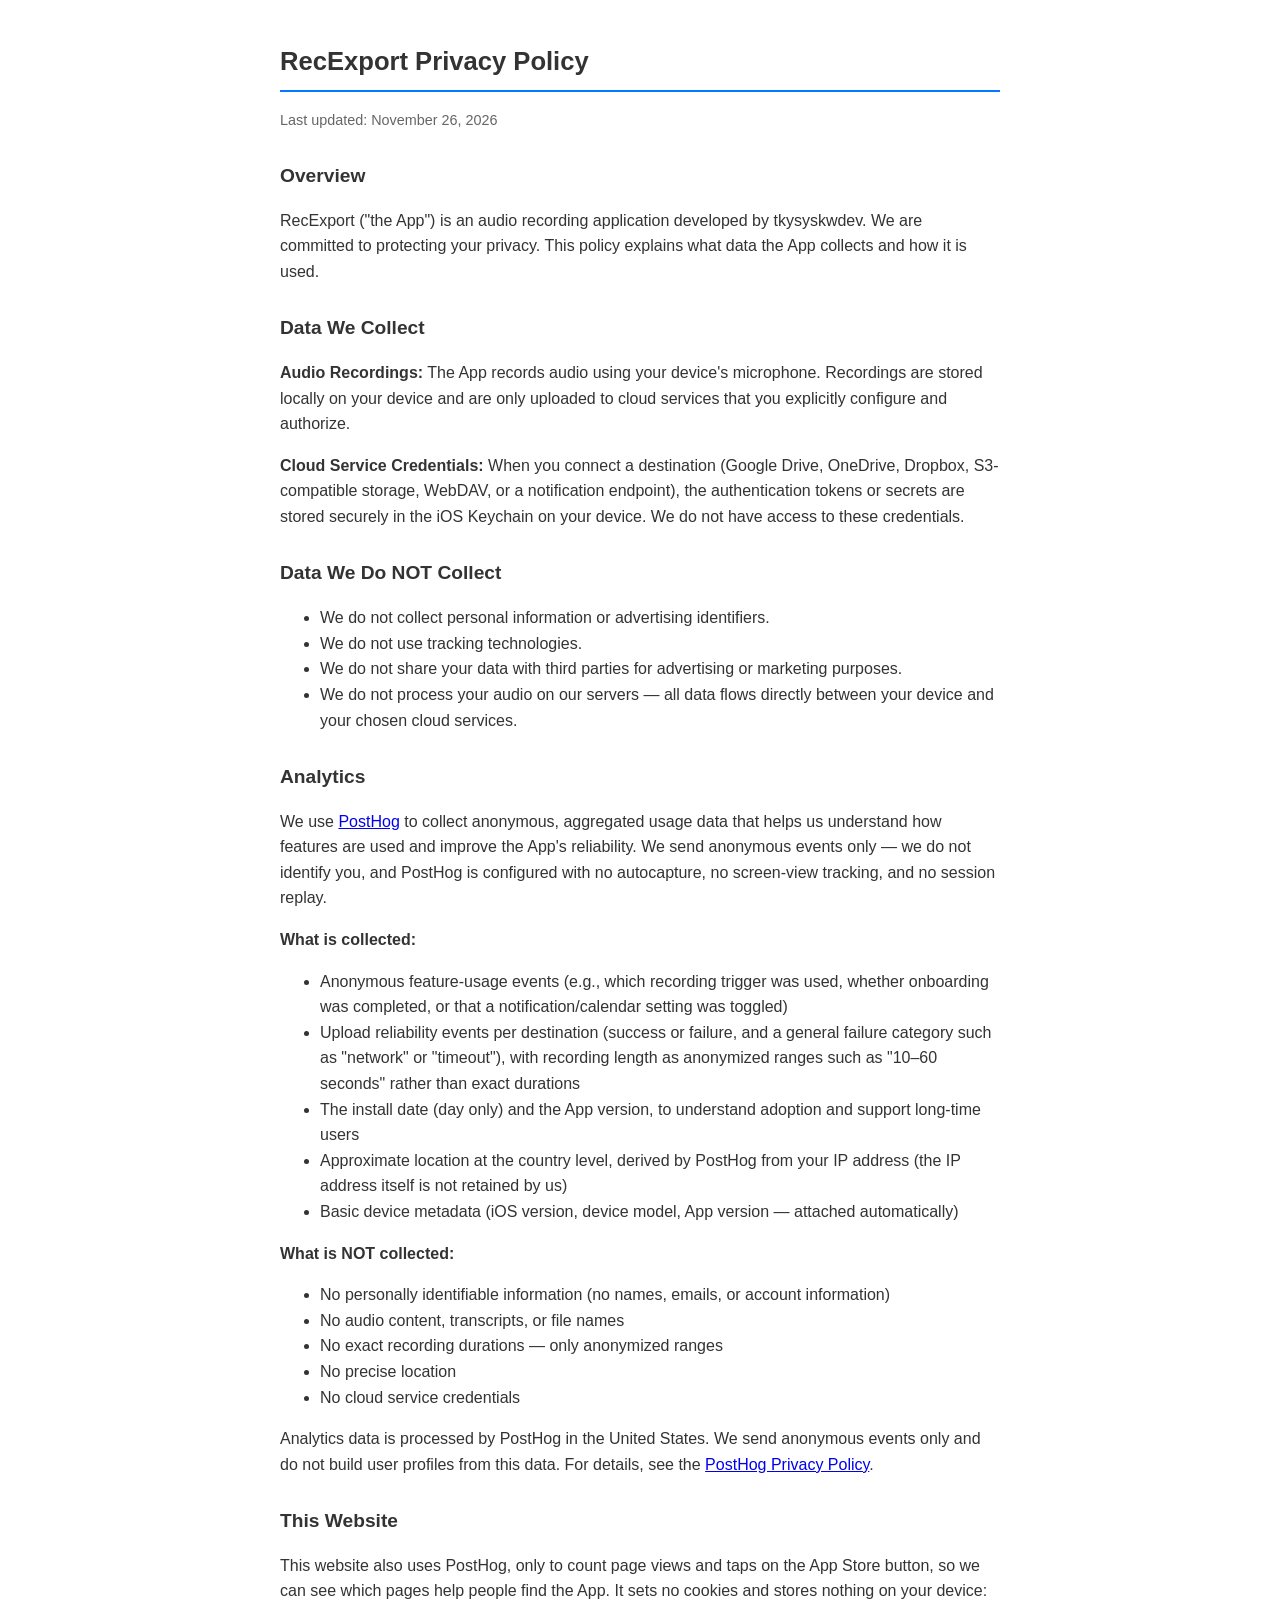
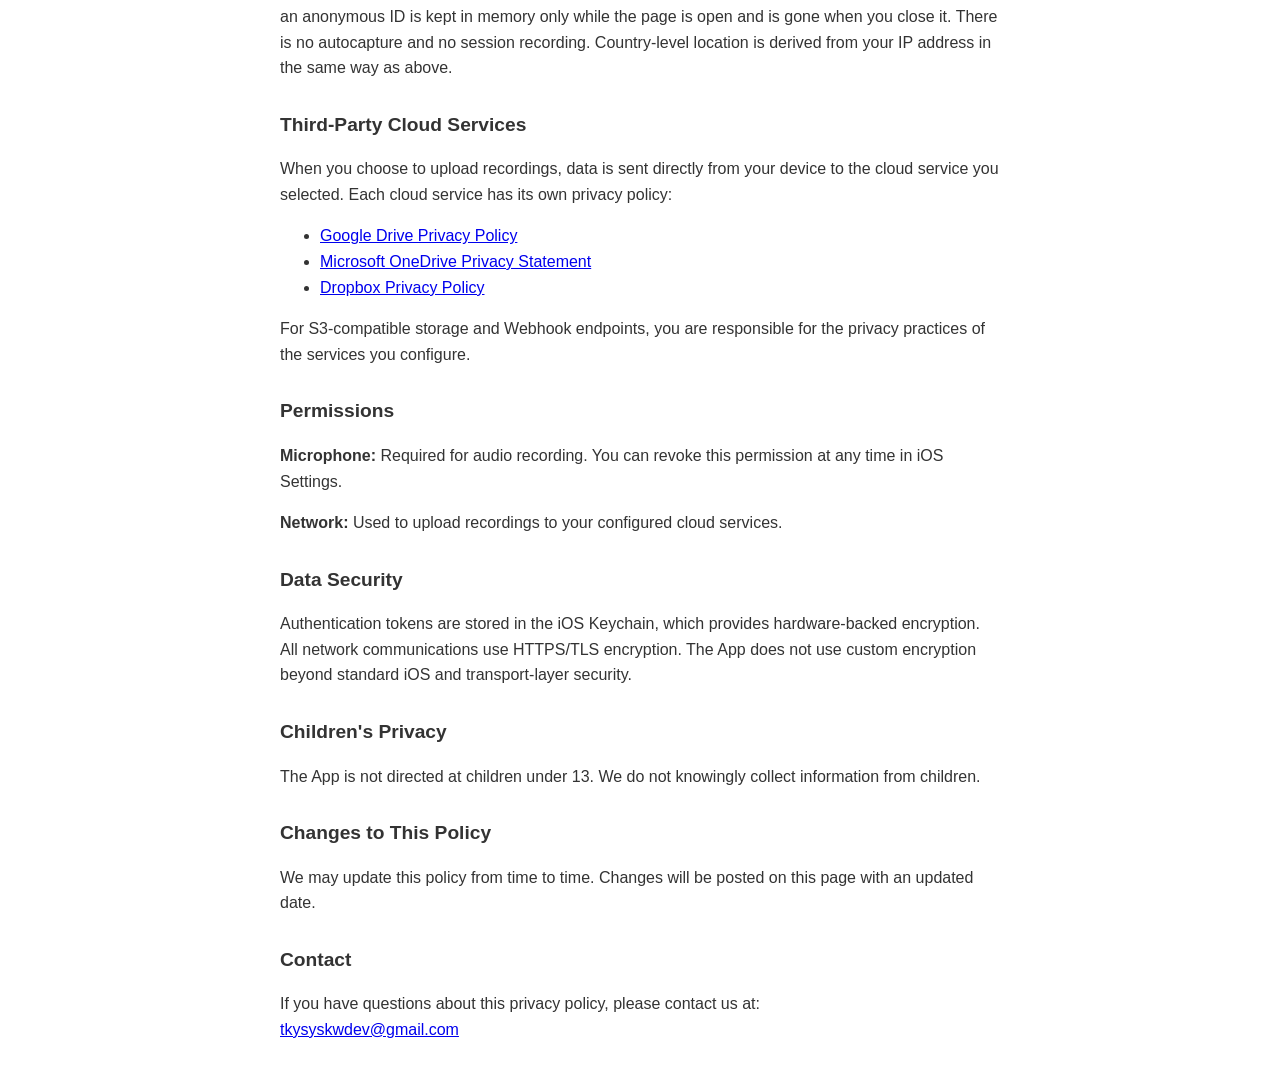
<file: privacy.html>
<!DOCTYPE html>
<html lang="en">
<head>
  <meta charset="UTF-8">
  <meta name="viewport" content="width=device-width, initial-scale=1.0">
  <title>RecExport - Privacy Policy</title>
  <style>
    body { font-family: -apple-system, BlinkMacSystemFont, 'Segoe UI', Roboto, sans-serif; max-width: 720px; margin: 0 auto; padding: 24px; color: #333; line-height: 1.6; }
    h1 { font-size: 1.6em; border-bottom: 2px solid #007AFF; padding-bottom: 8px; }
    h2 { font-size: 1.2em; margin-top: 1.5em; }
    .updated { color: #666; font-size: 0.9em; }
  </style>
</head>
<body>
  <h1>RecExport Privacy Policy</h1>
  <p class="updated">Last updated: November 26, 2026</p>

  <h2>Overview</h2>
  <p>RecExport ("the App") is an audio recording application developed by tkysyskwdev. We are committed to protecting your privacy. This policy explains what data the App collects and how it is used.</p>

  <h2>Data We Collect</h2>
  <p><strong>Audio Recordings:</strong> The App records audio using your device's microphone. Recordings are stored locally on your device and are only uploaded to cloud services that you explicitly configure and authorize.</p>
  <p><strong>Cloud Service Credentials:</strong> When you connect a destination (Google Drive, OneDrive, Dropbox, S3-compatible storage, WebDAV, or a notification endpoint), the authentication tokens or secrets are stored securely in the iOS Keychain on your device. We do not have access to these credentials.</p>

  <h2>Data We Do NOT Collect</h2>
  <ul>
    <li>We do not collect personal information or advertising identifiers.</li>
    <li>We do not use tracking technologies.</li>
    <li>We do not share your data with third parties for advertising or marketing purposes.</li>
    <li>We do not process your audio on our servers — all data flows directly between your device and your chosen cloud services.</li>
  </ul>

  <h2>Analytics</h2>
  <p>We use <a href="https://posthog.com">PostHog</a> to collect anonymous, aggregated usage data that helps us understand how features are used and improve the App's reliability. We send anonymous events only — we do not identify you, and PostHog is configured with no autocapture, no screen-view tracking, and no session replay.</p>
  <p><strong>What is collected:</strong></p>
  <ul>
    <li>Anonymous feature-usage events (e.g., which recording trigger was used, whether onboarding was completed, or that a notification/calendar setting was toggled)</li>
    <li>Upload reliability events per destination (success or failure, and a general failure category such as "network" or "timeout"), with recording length as anonymized ranges such as "10–60 seconds" rather than exact durations</li>
    <li>The install date (day only) and the App version, to understand adoption and support long-time users</li>
    <li>Approximate location at the country level, derived by PostHog from your IP address (the IP address itself is not retained by us)</li>
    <li>Basic device metadata (iOS version, device model, App version — attached automatically)</li>
  </ul>
  <p><strong>What is NOT collected:</strong></p>
  <ul>
    <li>No personally identifiable information (no names, emails, or account information)</li>
    <li>No audio content, transcripts, or file names</li>
    <li>No exact recording durations — only anonymized ranges</li>
    <li>No precise location</li>
    <li>No cloud service credentials</li>
  </ul>
  <p>Analytics data is processed by PostHog in the United States. We send anonymous events only and do not build user profiles from this data. For details, see the <a href="https://posthog.com/privacy">PostHog Privacy Policy</a>.</p>

  <h2>This Website</h2>
  <p>This website also uses PostHog, only to count page views and taps on the App Store button, so we can see which pages help people find the App. It sets no cookies and stores nothing on your device: an anonymous ID is kept in memory only while the page is open and is gone when you close it. There is no autocapture and no session recording. Country-level location is derived from your IP address in the same way as above.</p>

  <h2>Third-Party Cloud Services</h2>
  <p>When you choose to upload recordings, data is sent directly from your device to the cloud service you selected. Each cloud service has its own privacy policy:</p>
  <ul>
    <li><a href="https://policies.google.com/privacy">Google Drive Privacy Policy</a></li>
    <li><a href="https://privacy.microsoft.com/privacystatement">Microsoft OneDrive Privacy Statement</a></li>
    <li><a href="https://www.dropbox.com/privacy">Dropbox Privacy Policy</a></li>
  </ul>
  <p>For S3-compatible storage and Webhook endpoints, you are responsible for the privacy practices of the services you configure.</p>

  <h2>Permissions</h2>
  <p><strong>Microphone:</strong> Required for audio recording. You can revoke this permission at any time in iOS Settings.</p>
  <p><strong>Network:</strong> Used to upload recordings to your configured cloud services.</p>

  <h2>Data Security</h2>
  <p>Authentication tokens are stored in the iOS Keychain, which provides hardware-backed encryption. All network communications use HTTPS/TLS encryption. The App does not use custom encryption beyond standard iOS and transport-layer security.</p>

  <h2>Children's Privacy</h2>
  <p>The App is not directed at children under 13. We do not knowingly collect information from children.</p>

  <h2>Changes to This Policy</h2>
  <p>We may update this policy from time to time. Changes will be posted on this page with an updated date.</p>

  <h2>Contact</h2>
  <p>If you have questions about this privacy policy, please contact us at:<br>
  <a href="mailto:tkysyskwdev@gmail.com">tkysyskwdev@gmail.com</a></p>
<script>
/* Web analytics: published site only, no cookies, nothing stored (memory persistence). ?internal=1 excludes this browser. */
var rxInternal=false;try{var q=new URLSearchParams(location.search).get("internal");if(q==="1")localStorage.setItem("recexport_internal","1");if(q==="0")localStorage.removeItem("recexport_internal");rxInternal=localStorage.getItem("recexport_internal")==="1"||localStorage.getItem("csa_internal")==="1";}catch(e){}
if(location.hostname==="tkys.github.io"&&!rxInternal){
!function(t,e){var o,n,p,r;e.__SV||(window.posthog=e,e._i=[],e.init=function(i,s,a){function g(t,e){var o=e.split(".");2==o.length&&(t=t[o[0]],e=o[1]),t[e]=function(){t.push([e].concat(Array.prototype.slice.call(arguments,0)))}}(p=t.createElement("script")).type="text/javascript",p.crossOrigin="anonymous",p.async=!0,p.src=s.api_host.replace(".i.posthog.com","-assets.i.posthog.com")+"/static/array.js",(r=t.getElementsByTagName("script")[0]).parentNode.insertBefore(p,r);var u=e;for(void 0!==a?u=e[a]=[]:a="posthog",u.people=u.people||[],u.toString=function(t){var e="posthog";return"posthog"!==a&&(e+="."+a),t||(e+=" (stub)"),e},u.people.toString=function(){return u.toString(1)+".people (stub)"},o="init capture register register_once unregister opt_out_capturing has_opted_out_capturing opt_in_capturing reset".split(" "),n=0;n<o.length;n++)g(u,o[n]);e._i.push([i,s,a])},e.__SV=1)}(document,window.posthog||[]);
posthog.init("phc_thHnQspZdxSL3qbZ4nCTpVbqWRHFakg63WZkNjtsZ95G",{api_host:"https://us.i.posthog.com",persistence:"memory",person_profiles:"identified_only",autocapture:false,disable_session_recording:true,capture_pageview:true,capture_pageleave:true});
posthog.register({site:"recexport-lp",site_lang:"en",site_page:"privacy"});
document.addEventListener("click",function(e){var a=e.target.closest("a.badge");if(a)posthog.capture("lp.app_store_clicked",{position:a.dataset.pos||""});});
}
</script>
</body>
</html>
</file>
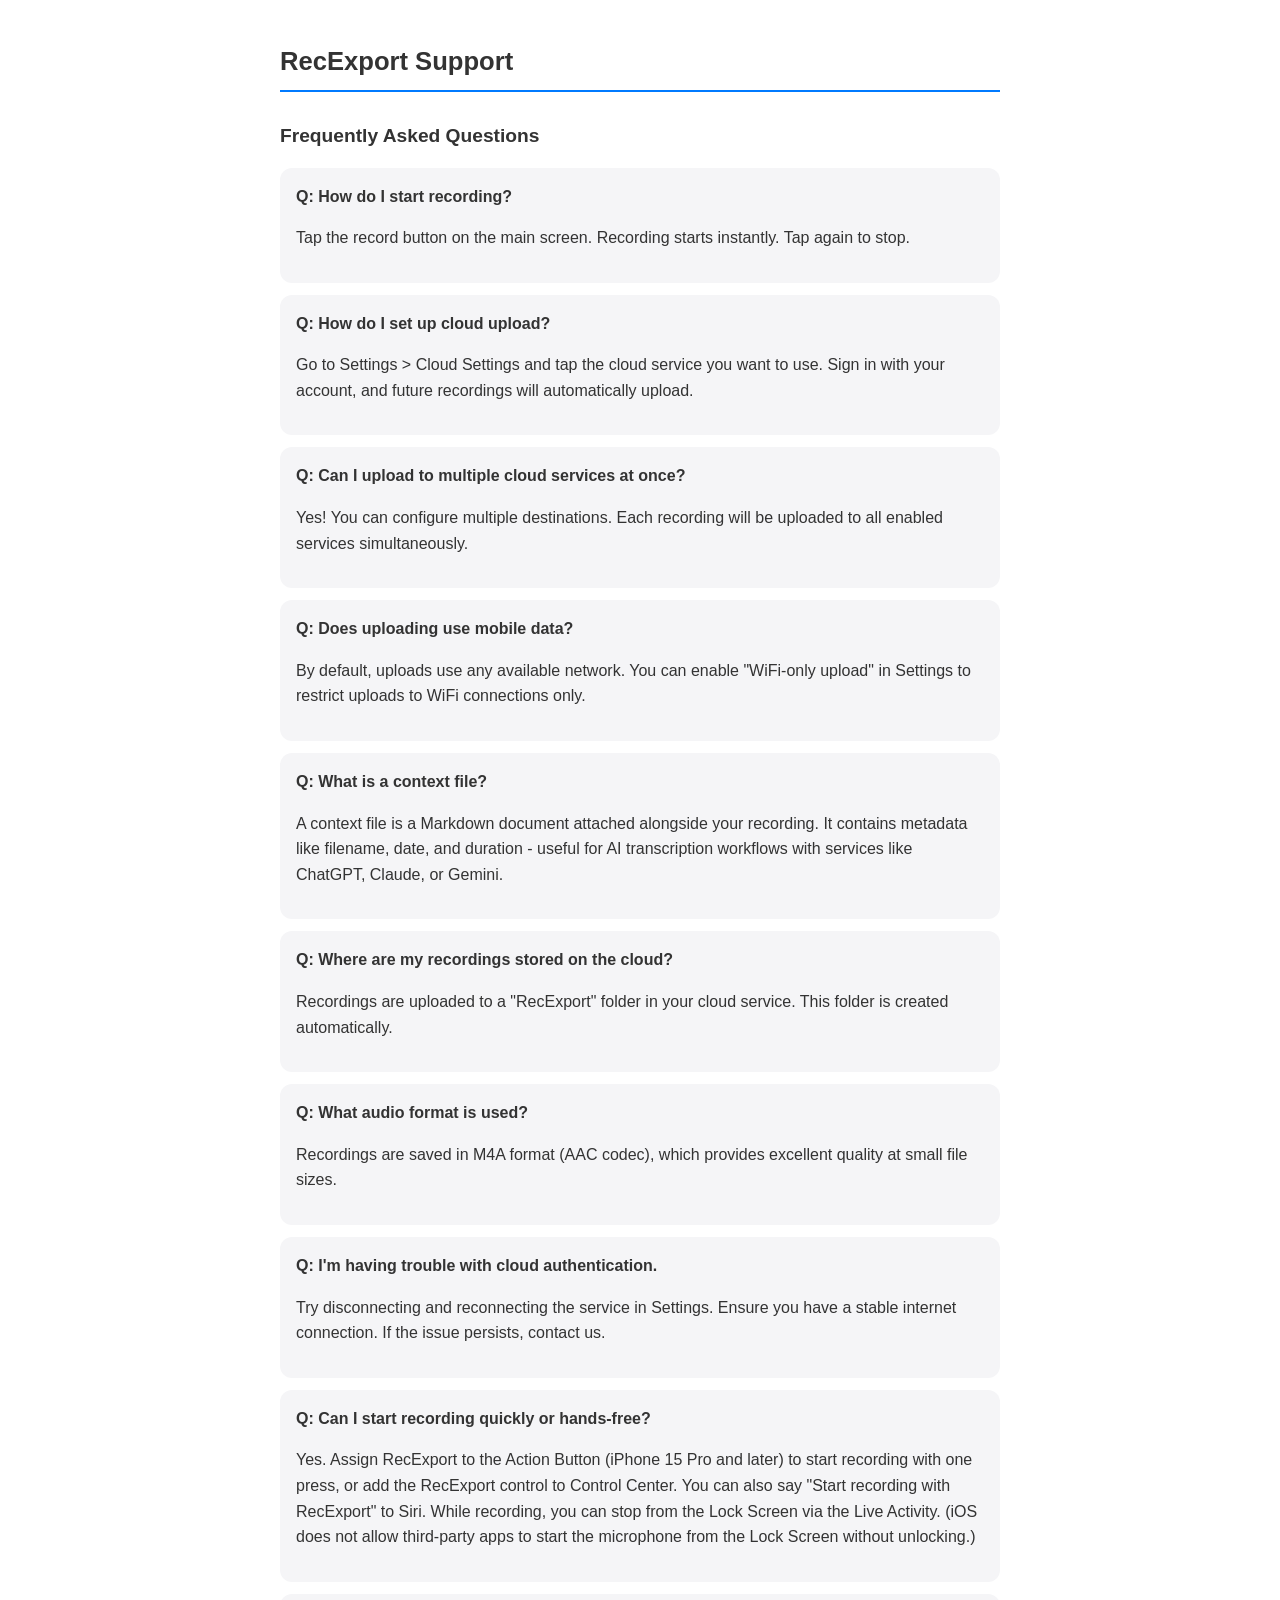
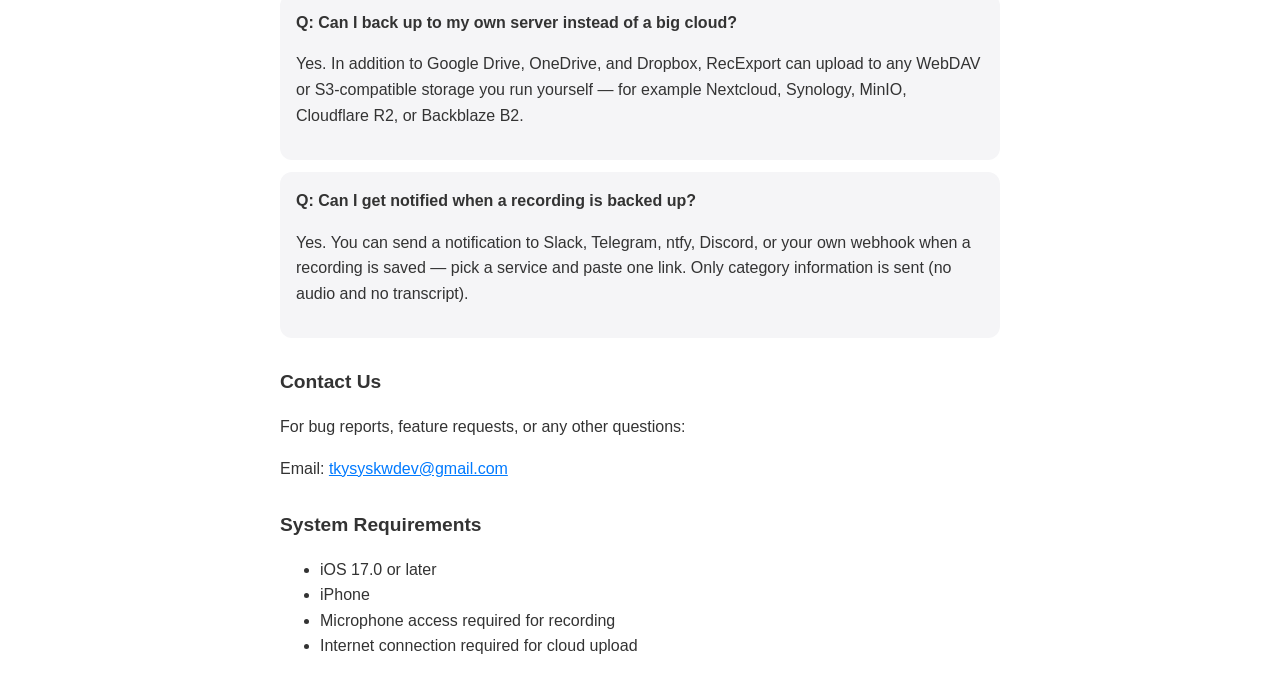
<file: support.html>
<!DOCTYPE html>
<html lang="en">
<head>
  <meta charset="UTF-8">
  <meta name="viewport" content="width=device-width, initial-scale=1.0">
  <title>RecExport - Support</title>
  <style>
    body { font-family: -apple-system, BlinkMacSystemFont, 'Segoe UI', Roboto, sans-serif; max-width: 720px; margin: 0 auto; padding: 24px; color: #333; line-height: 1.6; }
    h1 { font-size: 1.6em; border-bottom: 2px solid #007AFF; padding-bottom: 8px; }
    h2 { font-size: 1.2em; margin-top: 1.5em; }
    .faq { background: #f5f5f7; border-radius: 12px; padding: 16px; margin: 12px 0; }
    .faq strong { display: block; margin-bottom: 4px; }
    a { color: #007AFF; }
  </style>
</head>
<body>
  <h1>RecExport Support</h1>

  <h2>Frequently Asked Questions</h2>

  <div class="faq">
    <strong>Q: How do I start recording?</strong>
    <p>Tap the record button on the main screen. Recording starts instantly. Tap again to stop.</p>
  </div>

  <div class="faq">
    <strong>Q: How do I set up cloud upload?</strong>
    <p>Go to Settings > Cloud Settings and tap the cloud service you want to use. Sign in with your account, and future recordings will automatically upload.</p>
  </div>

  <div class="faq">
    <strong>Q: Can I upload to multiple cloud services at once?</strong>
    <p>Yes! You can configure multiple destinations. Each recording will be uploaded to all enabled services simultaneously.</p>
  </div>

  <div class="faq">
    <strong>Q: Does uploading use mobile data?</strong>
    <p>By default, uploads use any available network. You can enable "WiFi-only upload" in Settings to restrict uploads to WiFi connections only.</p>
  </div>

  <div class="faq">
    <strong>Q: What is a context file?</strong>
    <p>A context file is a Markdown document attached alongside your recording. It contains metadata like filename, date, and duration - useful for AI transcription workflows with services like ChatGPT, Claude, or Gemini.</p>
  </div>

  <div class="faq">
    <strong>Q: Where are my recordings stored on the cloud?</strong>
    <p>Recordings are uploaded to a "RecExport" folder in your cloud service. This folder is created automatically.</p>
  </div>

  <div class="faq">
    <strong>Q: What audio format is used?</strong>
    <p>Recordings are saved in M4A format (AAC codec), which provides excellent quality at small file sizes.</p>
  </div>

  <div class="faq">
    <strong>Q: I'm having trouble with cloud authentication.</strong>
    <p>Try disconnecting and reconnecting the service in Settings. Ensure you have a stable internet connection. If the issue persists, contact us.</p>
  </div>

  <div class="faq">
    <strong>Q: Can I start recording quickly or hands-free?</strong>
    <p>Yes. Assign RecExport to the Action Button (iPhone 15 Pro and later) to start recording with one press, or add the RecExport control to Control Center. You can also say "Start recording with RecExport" to Siri. While recording, you can stop from the Lock Screen via the Live Activity. (iOS does not allow third-party apps to start the microphone from the Lock Screen without unlocking.)</p>
  </div>

  <div class="faq">
    <strong>Q: Can I back up to my own server instead of a big cloud?</strong>
    <p>Yes. In addition to Google Drive, OneDrive, and Dropbox, RecExport can upload to any WebDAV or S3-compatible storage you run yourself — for example Nextcloud, Synology, MinIO, Cloudflare R2, or Backblaze B2.</p>
  </div>

  <div class="faq">
    <strong>Q: Can I get notified when a recording is backed up?</strong>
    <p>Yes. You can send a notification to Slack, Telegram, ntfy, Discord, or your own webhook when a recording is saved — pick a service and paste one link. Only category information is sent (no audio and no transcript).</p>
  </div>

  <h2>Contact Us</h2>
  <p>For bug reports, feature requests, or any other questions:</p>
  <p>Email: <a href="mailto:tkysyskwdev@gmail.com">tkysyskwdev@gmail.com</a></p>

  <h2>System Requirements</h2>
  <ul>
    <li>iOS 17.0 or later</li>
    <li>iPhone</li>
    <li>Microphone access required for recording</li>
    <li>Internet connection required for cloud upload</li>
  </ul>
<script>
/* Web analytics: published site only, no cookies, nothing stored (memory persistence). ?internal=1 excludes this browser. */
var rxInternal=false;try{var q=new URLSearchParams(location.search).get("internal");if(q==="1")localStorage.setItem("recexport_internal","1");if(q==="0")localStorage.removeItem("recexport_internal");rxInternal=localStorage.getItem("recexport_internal")==="1"||localStorage.getItem("csa_internal")==="1";}catch(e){}
if(location.hostname==="tkys.github.io"&&!rxInternal){
!function(t,e){var o,n,p,r;e.__SV||(window.posthog=e,e._i=[],e.init=function(i,s,a){function g(t,e){var o=e.split(".");2==o.length&&(t=t[o[0]],e=o[1]),t[e]=function(){t.push([e].concat(Array.prototype.slice.call(arguments,0)))}}(p=t.createElement("script")).type="text/javascript",p.crossOrigin="anonymous",p.async=!0,p.src=s.api_host.replace(".i.posthog.com","-assets.i.posthog.com")+"/static/array.js",(r=t.getElementsByTagName("script")[0]).parentNode.insertBefore(p,r);var u=e;for(void 0!==a?u=e[a]=[]:a="posthog",u.people=u.people||[],u.toString=function(t){var e="posthog";return"posthog"!==a&&(e+="."+a),t||(e+=" (stub)"),e},u.people.toString=function(){return u.toString(1)+".people (stub)"},o="init capture register register_once unregister opt_out_capturing has_opted_out_capturing opt_in_capturing reset".split(" "),n=0;n<o.length;n++)g(u,o[n]);e._i.push([i,s,a])},e.__SV=1)}(document,window.posthog||[]);
posthog.init("phc_thHnQspZdxSL3qbZ4nCTpVbqWRHFakg63WZkNjtsZ95G",{api_host:"https://us.i.posthog.com",persistence:"memory",person_profiles:"identified_only",autocapture:false,disable_session_recording:true,capture_pageview:true,capture_pageleave:true});
posthog.register({site:"recexport-lp",site_lang:"en",site_page:"support"});
document.addEventListener("click",function(e){var a=e.target.closest("a.badge");if(a)posthog.capture("lp.app_store_clicked",{position:a.dataset.pos||""});});
}
</script>
</body>
</html>
</file>
